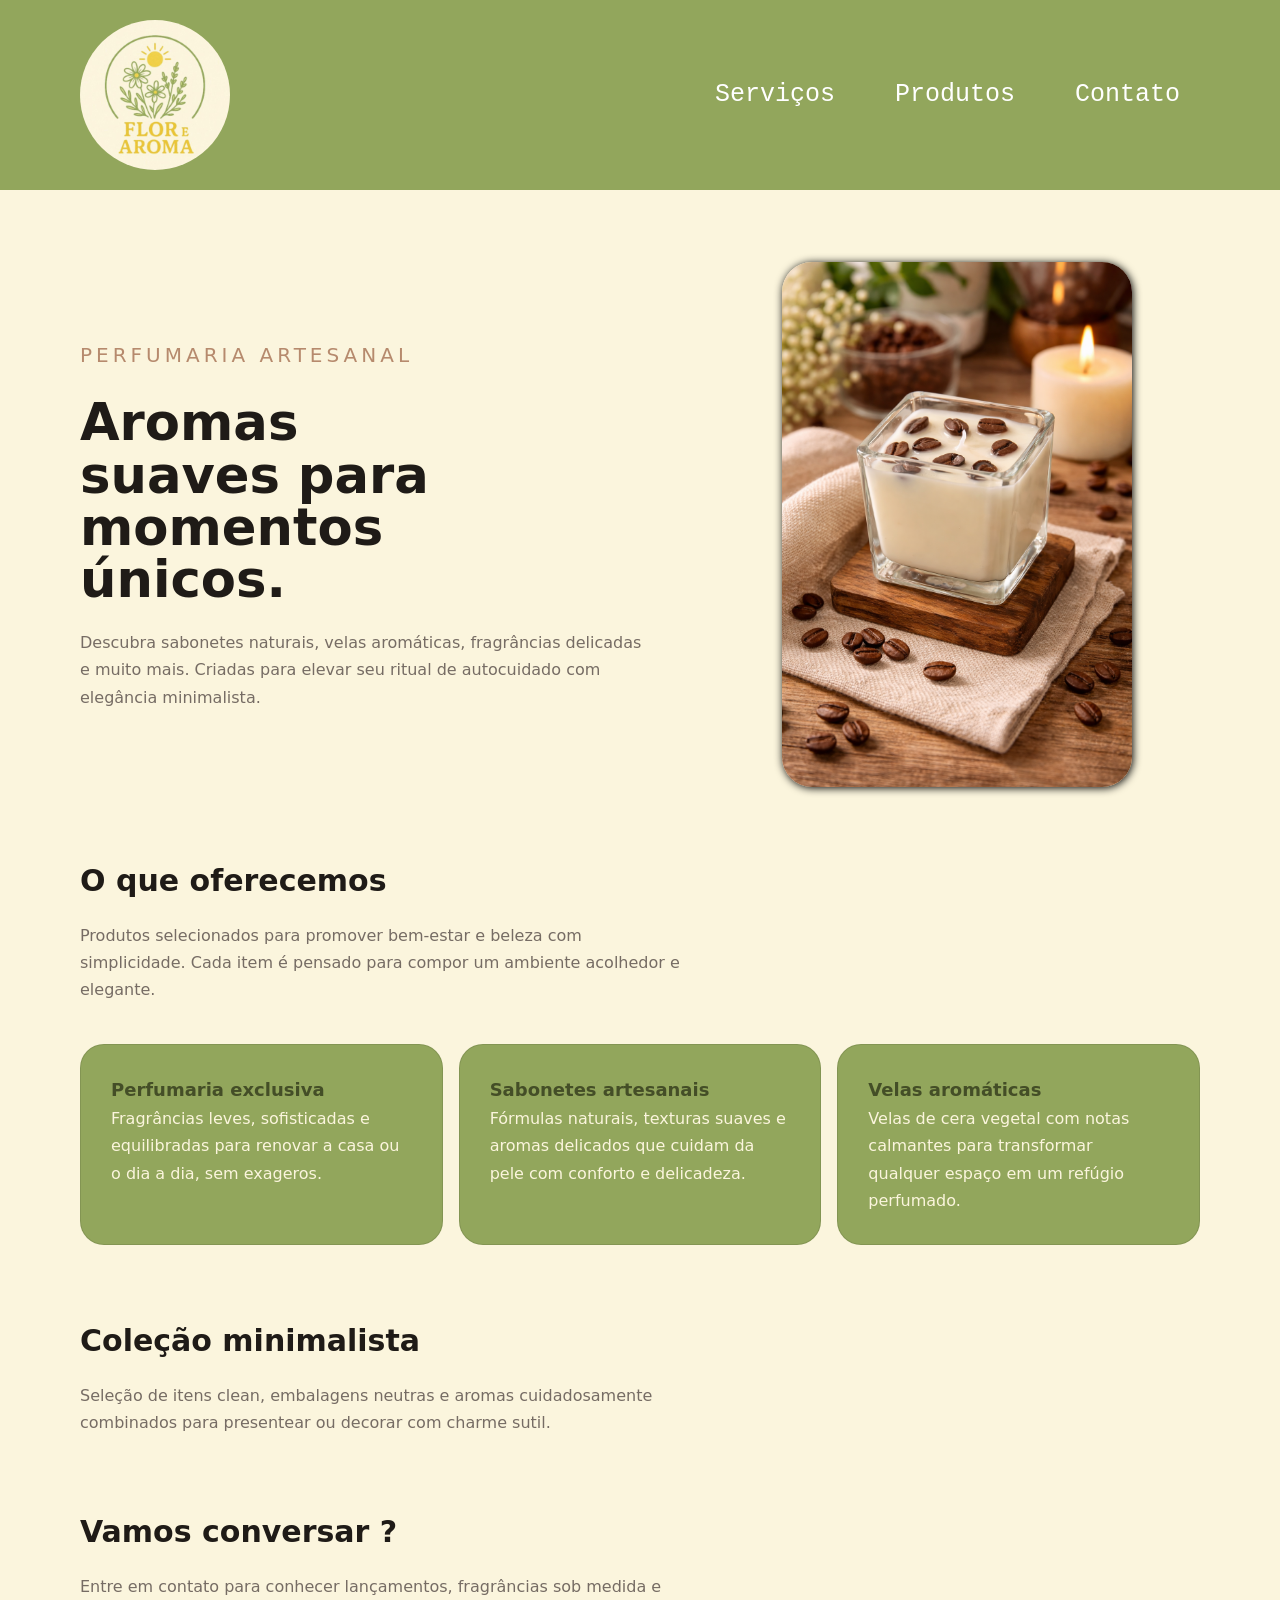
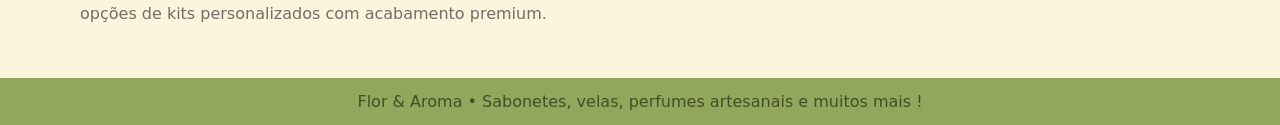
<file: index.html>
<!DOCTYPE html>
<html lang="pt-br">

<head>
    <meta charset="UTF-8">
    <meta name="viewport" content="width=device-width, initial-scale=1.0">
    <title>Flor e Aroma • Perfumaria Artesanal</title>
    <link rel="stylesheet" href="css/style.css">
    <link rel="shortcut icon" href="assets/imgusadas/logo.jpeg" type="image/x-icon">
</head>

<body>
    <header class="page-header">
        <div class="container header-container">
            <img class="logo" src="assets/imgusadas/logo.jpeg" alt="logo Flor e Aroma">
            <nav class="nav-main">
                <ul class="menu-list">
                    <li><a class="menu-link" href="html/servicos.html">Serviços</a></li>
                    <li><a class="menu-link" href="html/produtos.html">Produtos</a></li>
                    <li><a class="menu-link" href="https://wa.me/5511992371568?text=Olá,%20tenho%20interesse%20em%20seus%20produtos,%20pode%20me%20apresentar%20?" target="_blank">Contato</a></li>
                </ul>
            </nav>
        </div>
    </header>

    <main class="container main-content">
        <section class="hero">
            <div class="hero-content">
                <p class="eyebrow">Perfumaria artesanal</p>
                <h2 class="hero-title">Aromas suaves para momentos únicos.</h2>
                <p class="hero-text">Descubra sabonetes naturais, velas aromáticas, fragrâncias delicadas e muito mais.
                    Criadas para elevar seu ritual de autocuidado com elegância minimalista.</p>
            </div>
            <aside class="image-container">
                <figure class="image-card">
                    <div class="hero-image">
                        <img src="assets/imgusadas/16-vela-cafe.png" alt="Vela aromática">
                    </div>
                </figure>
            </aside>
        </section>

        <section class="section">
            <h2 class="section-title">O que oferecemos</h2>
            <p class="section-text">Produtos selecionados para promover bem-estar e beleza com simplicidade. Cada item é
                pensado para compor um ambiente acolhedor e elegante.</p>
            <div class="feature-cards">
                <article class="card">
                    <h3 class="card-title">Perfumaria exclusiva</h3>
                    <p class="card-text">Fragrâncias leves, sofisticadas e equilibradas para renovar a casa ou o dia a
                        dia, sem exageros.</p>
                </article>
                <article class="card">
                    <h3 class="card-title">Sabonetes artesanais</h3>
                    <p class="card-text">Fórmulas naturais, texturas suaves e aromas delicados que cuidam da pele com
                        conforto e delicadeza.</p>
                </article>
                <article class="card">
                    <h3 class="card-title">Velas aromáticas</h3>
                    <p class="card-text">Velas de cera vegetal com notas calmantes para transformar qualquer espaço em
                        um refúgio perfumado.</p>
                </article>
            </div>
        </section>

        <section class="section">
            <h2 class="section-title">Coleção minimalista</h2>
            <p class="section-text">Seleção de itens clean, embalagens neutras e aromas cuidadosamente combinados para
                presentear ou decorar com charme sutil.</p>
        </section>

        <section class="section">
            <h2 class="section-title"><a href="https://wa.me/5511992371568?text=Olá,%20tenho%20interesse%20em%20seus%20produtos,%20pode%20me%20apresentar%20?" target="_blank">Vamos conversar ?</a></h2>
            <p class="section-text">Entre em contato para conhecer lançamentos, fragrâncias sob medida e opções de kits
                personalizados com acabamento premium.</p>
        </section>
    </main>

    <footer class="site-footer">
        <div class="container footer-container">
            <p class="footer-copy">Flor & Aroma • Sabonetes, velas, perfumes artesanais e muitos mais !</p>
        </div>
    </footer>
</body>

</html>
</file>
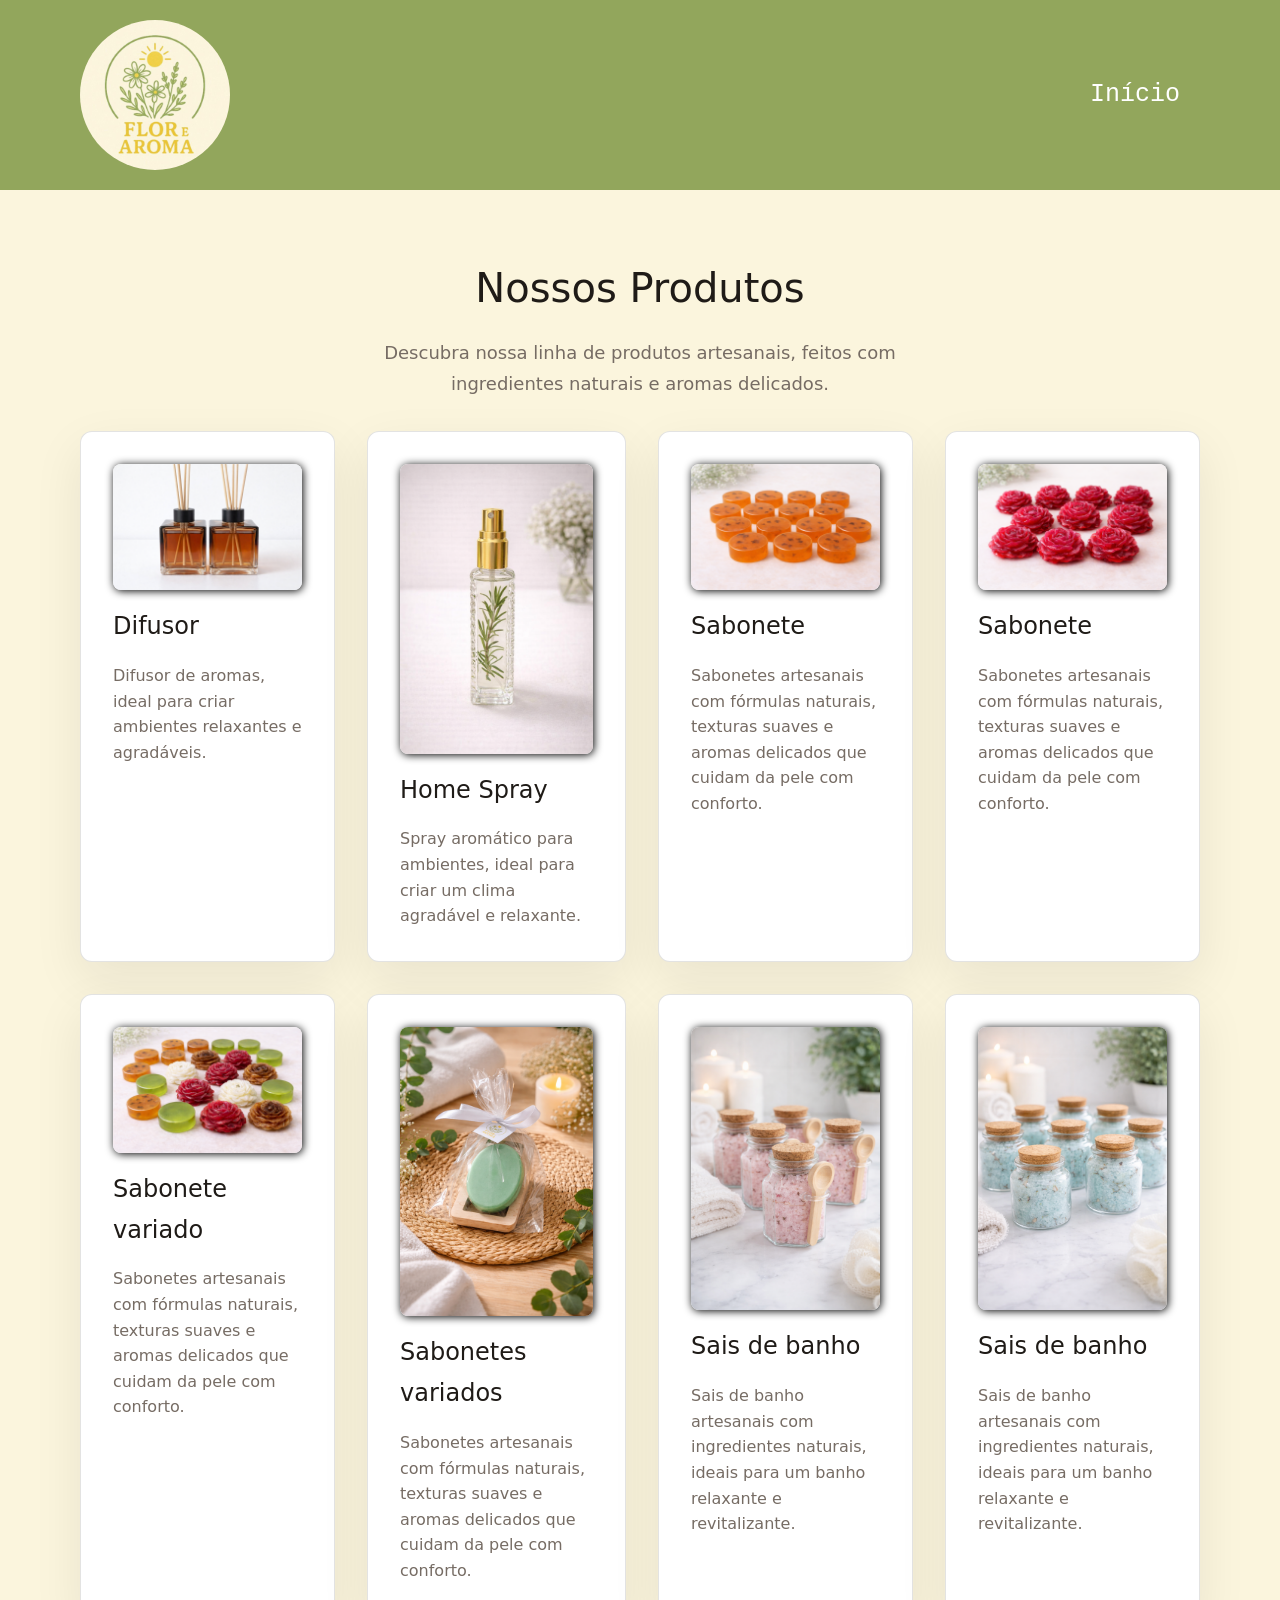
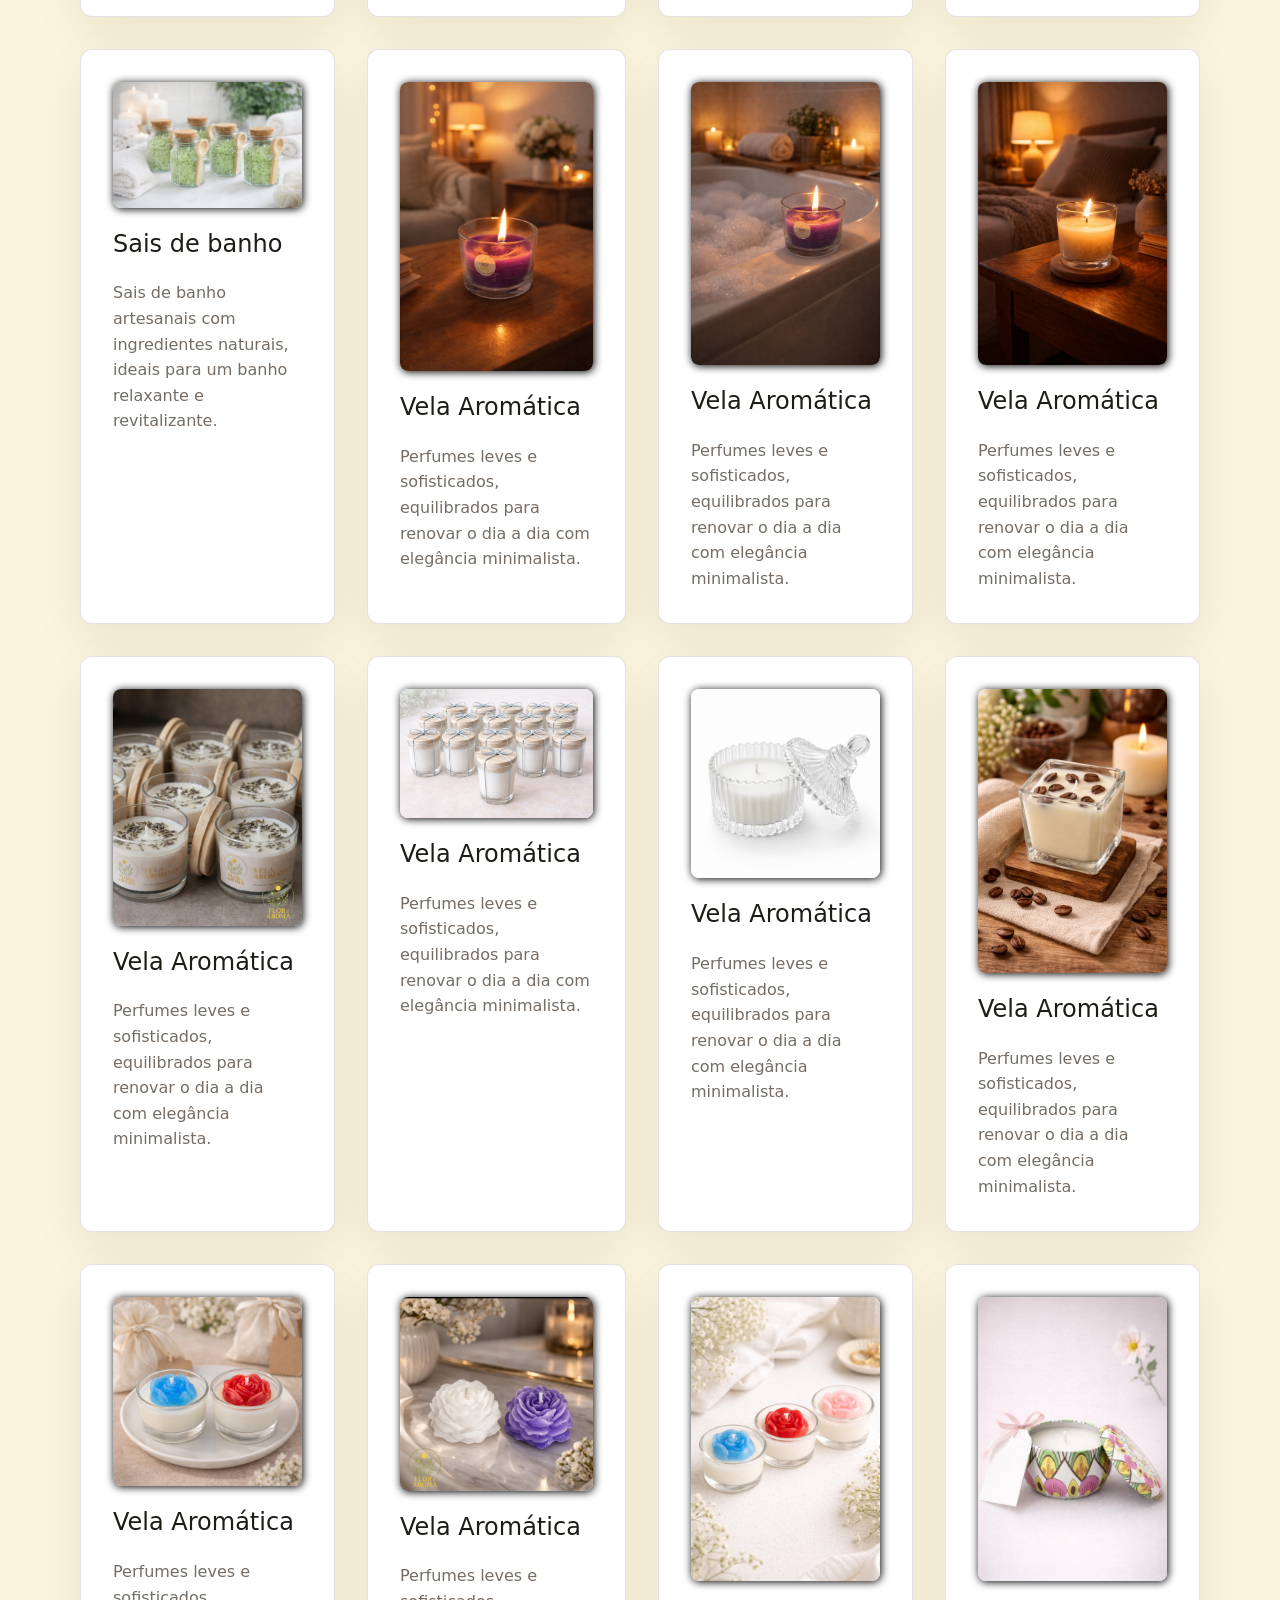
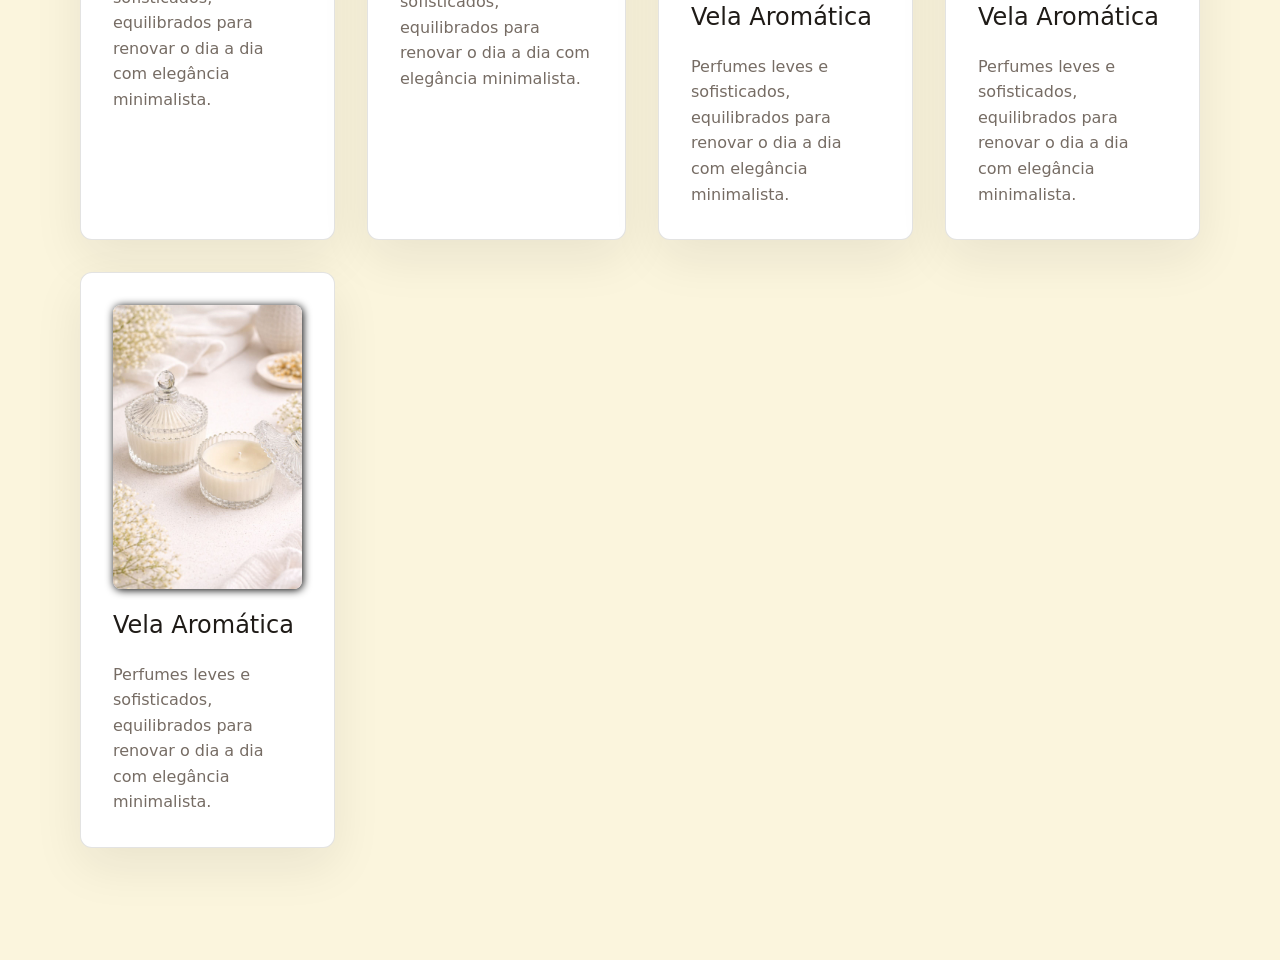
<file: html/produtos.html>
<!DOCTYPE html>
<html lang="pt-br">
<head>
    <meta charset="UTF-8">
    <meta name="viewport" content="width=device-width, initial-scale=1.0">
    <title>Produtos - Flor e Aroma</title>
    <link rel="stylesheet" href="../css/produtos.css">
    <link rel="shortcut icon" href="../assets/imgusadas/logo.jpeg" type="image/x-icon">
</head>
<body>
    <header class="page-header">
        <div class="container header-container">
            <img class="logo" src="../assets/imgusadas/logo.jpeg" alt="logo Flor e Aroma">
            <nav class="nav-main">
                <ul class="menu-list">
                    <li><a class="menu-link" href="../index.html">Início</a></li>
                </ul>
            </nav>
        </div>
    </header>

    <main class="container main-content">
        <section class="section">
            <h2 class="section-title">Nossos Produtos</h2>
            <p class="section-text">Descubra nossa linha de produtos artesanais, feitos com ingredientes naturais e aromas delicados.</p>
            <div class="product-cards">
                <article class="card">
                    <img src="../assets/imgusadas/1-difusor.png" alt="Difusor" class="card-image">
                    <h3 class="card-title">Difusor</h3>
                    <p class="card-text">Difusor de aromas, ideal para criar ambientes relaxantes e agradáveis.</p>
                </article>
                <article class="card">
                    <img src="../assets/imgusadas/2-home-spray.png" alt="Home Spray" class="card-image">
                    <h3 class="card-title">Home Spray</h3>
                    <p class="card-text">Spray aromático para ambientes, ideal para criar um clima agradável e relaxante.</p>
                </article>
                <article class="card">
                    <img src="../assets/imgusadas/3-sabonete-laranja.png" alt="Sabonete" class="card-image">
                    <h3 class="card-title">Sabonete</h3>
                    <p class="card-text">Sabonetes artesanais com fórmulas naturais, texturas suaves e aromas delicados que cuidam da pele com conforto.</p>
                </article>
                <article class="card">
                    <img src="../assets/imgusadas/4-sabonete-vermelho.png" alt="Sabonete" class="card-image">
                    <h3 class="card-title">Sabonete</h3>
                    <p class="card-text">Sabonetes artesanais com fórmulas naturais, texturas suaves e aromas delicados que cuidam da pele com conforto.</p>
                </article>
                <article class="card">
                    <img src="../assets/imgusadas/5-sabonete-variado.png" alt="Sabonete variado" class="card-image">
                    <h3 class="card-title">Sabonete variado</h3>
                    <p class="card-text">Sabonetes artesanais com fórmulas naturais, texturas suaves e aromas delicados que cuidam da pele com conforto.</p>
                </article>
                <article class="card">
                    <img src="../assets/imgusadas/6-sabonete-saquinho.png" alt="Sabonetes variados" class="card-image">
                    <h3 class="card-title">Sabonetes variados</h3>
                    <p class="card-text">Sabonetes artesanais com fórmulas naturais, texturas suaves e aromas delicados que cuidam da pele com conforto.</p>
                </article>
                <article class="card">
                    <img src="../assets/imgusadas/7-sais-banho-rosa.png" alt="Sais de banho" class="card-image">
                    <h3 class="card-title">Sais de banho</h3>
                    <p class="card-text">Sais de banho artesanais com ingredientes naturais, ideais para um banho relaxante e revitalizante.</p>
                </article>
                <article class="card">
                    <img src="../assets/imgusadas/8-sais-banho-azul.png" alt="Sais de banho" class="card-image">
                    <h3 class="card-title">Sais de banho</h3>
                    <p class="card-text">Sais de banho artesanais com ingredientes naturais, ideais para um banho relaxante e revitalizante.</p>
                </article>
                <article class="card">
                    <img src="../assets/imgusadas/9-sais-banho-verde.png" alt="Sais de banho" class="card-image">
                    <h3 class="card-title">Sais de banho</h3>
                    <p class="card-text">Sais de banho artesanais com ingredientes naturais, ideais para um banho relaxante e revitalizante.</p>
                </article>
                <article class="card">
                    <img src="../assets/imgusadas/10-vela-quarto.png" alt="Vela Aromática" class="card-image">
                    <h3 class="card-title">Vela Aromática</h3>
                    <p class="card-text">Perfumes leves e sofisticados, equilibrados para renovar o dia a dia com elegância minimalista.</p>
                </article>
                <article class="card">
                    <img src="../assets/imgusadas/11-vela-banheira.png" alt="Vela Aromática" class="card-image">
                    <h3 class="card-title">Vela Aromática</h3>
                    <p class="card-text">Perfumes leves e sofisticados, equilibrados para renovar o dia a dia com elegância minimalista.</p>
                </article>
                <article class="card">
                    <img src="../assets/imgusadas/12-vela-quarto-branca.png" alt="Vela Aromática" class="card-image">
                    <h3 class="card-title">Vela Aromática</h3>
                    <p class="card-text">Perfumes leves e sofisticados, equilibrados para renovar o dia a dia com elegância minimalista.</p>
                </article>
                <article class="card">
                    <img src="../assets/imgusadas/13-velas-brancas.jpeg" alt="Vela Aromática" class="card-image">
                    <h3 class="card-title">Vela Aromática</h3>
                    <p class="card-text">Perfumes leves e sofisticados, equilibrados para renovar o dia a dia com elegância minimalista.</p>
                </article>
                <article class="card">
                    <img src="../assets/imgusadas/14-vela-70.png" alt="Vela Aromática" class="card-image">
                    <h3 class="card-title">Vela Aromática</h3>
                    <p class="card-text">Perfumes leves e sofisticados, equilibrados para renovar o dia a dia com elegância minimalista.</p>
                </article>
                <article class="card">
                    <img src="../assets/imgusadas/15-vela-branca-vidro.png" alt="Vela Aromática" class="card-image">
                    <h3 class="card-title">Vela Aromática</h3>
                    <p class="card-text">Perfumes leves e sofisticados, equilibrados para renovar o dia a dia com elegância minimalista.</p>
                </article>
                <article class="card">
                    <img src="../assets/imgusadas/16-vela-cafe.png" alt="Vela Aromática" class="card-image">
                    <h3 class="card-title">Vela Aromática</h3>
                    <p class="card-text">Perfumes leves e sofisticados, equilibrados para renovar o dia a dia com elegância minimalista.</p>
                </article>
                <article class="card">
                    <img src="../assets/imgusadas/17-vela-azul-vermelha.png" alt="Vela Aromática" class="card-image">
                    <h3 class="card-title">Vela Aromática</h3>
                    <p class="card-text">Perfumes leves e sofisticados, equilibrados para renovar o dia a dia com elegância minimalista.</p>
                </article>
                <article class="card">
                    <img src="../assets/imgusadas/18-vela-roxa-branca.jpeg" alt="Vela Aromática" class="card-image">
                    <h3 class="card-title">Vela Aromática</h3>
                    <p class="card-text">Perfumes leves e sofisticados, equilibrados para renovar o dia a dia com elegância minimalista.</p>
                </article>
                <article class="card">
                    <img src="../assets/imgusadas/19-rosas-trio.png" alt="Vela Aromática" class="card-image">
                    <h3 class="card-title">Vela Aromática</h3>
                    <p class="card-text">Perfumes leves e sofisticados, equilibrados para renovar o dia a dia com elegância minimalista.</p>
                </article>
                <article class="card">
                    <img src="../assets/imgusadas/20-vela-so.jpeg" alt="Vela Aromática" class="card-image">
                    <h3 class="card-title">Vela Aromática</h3>
                    <p class="card-text">Perfumes leves e sofisticados, equilibrados para renovar o dia a dia com elegância minimalista.</p>
                </article>
                <article class="card">
                    <img src="../assets/imgusadas/21-vela-vidro2.jpeg" alt="Vela Aromática" class="card-image">
                    <h3 class="card-title">Vela Aromática</h3>
                    <p class="card-text">Perfumes leves e sofisticados, equilibrados para renovar o dia a dia com elegância minimalista.</p>
                </article>
            </div>
        </section>
    </main>
</body>
</html>
</file>
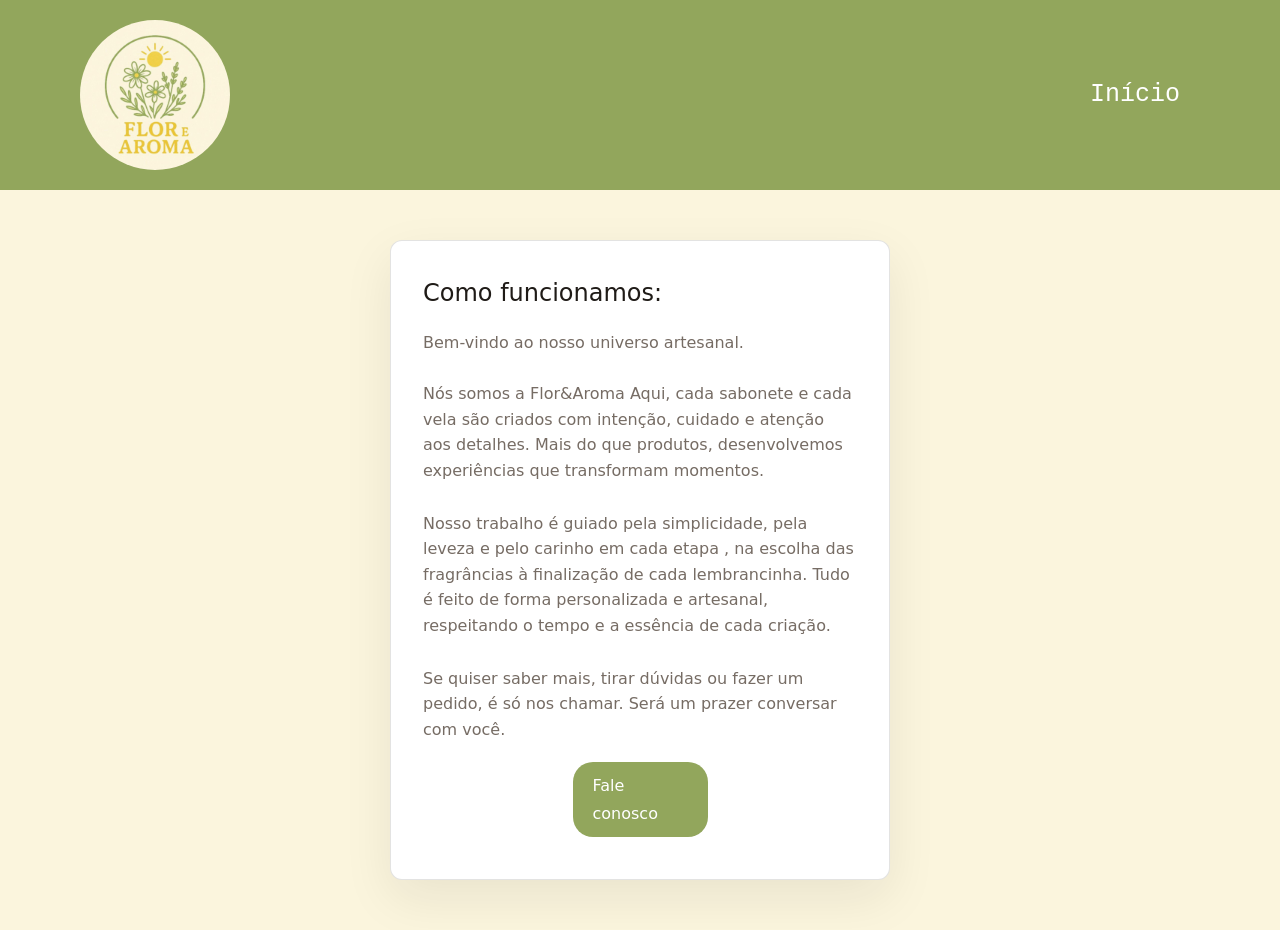
<file: html/servicos.html>
<!DOCTYPE html>
<html lang="pt-br">

<head>
    <meta charset="UTF-8">
    <meta name="viewport" content="width=device-width, initial-scale=1.0">
    <title>Serviços - Flor e Aroma</title>
    <link rel="stylesheet" href="../css/servicos.css">
    <link rel="shortcut icon" href="../assets/imgusadas/logo.jpeg" type="image/x-icon">
</head>

<body>
    <header class="page-header">
        <div class="container header-container">
            <img class="logo" src="../assets/imgusadas/logo.jpeg" alt="logo Flor e Aroma">
            <nav class="nav-main">
                <ul class="menu-list">
                    <li><a class="menu-link" href="../index.html">Início</a></li>
                </ul>
            </nav>
        </div>
    </header>

    <main class="container main-content">
        <section class="section">
            <div class="service-cards">
                <article class="card">
                    <h3 class="card-title">Como funcionamos:</h3>
                    <p class="card-text">Bem-vindo ao nosso universo artesanal.
                        <br><br>
                    <p class="card-text">
                        Nós somos a Flor&Aroma
                        Aqui, cada sabonete e cada vela são criados com intenção, cuidado e atenção aos detalhes. Mais
                        do que produtos, desenvolvemos experiências que transformam momentos.
                    </p>
                    <br>
                    <p class="card-text">
                        Nosso trabalho é guiado pela simplicidade, pela leveza e pelo carinho em cada etapa , na escolha
                        das fragrâncias à finalização de cada lembrancinha.
                        Tudo é feito de forma personalizada e artesanal, respeitando o tempo e a essência de cada
                        criação.
                    </p>
                    <br>
                    <p class="card-text">
                        Se quiser saber mais, tirar dúvidas ou fazer um pedido, é só nos chamar. Será um prazer
                        conversar com você.
                    </p>
                    </p><a class="btn-whats"
                        href="https://wa.me/5511992371568?text=Olá,%20tenho%20interesse%20em%20seus%20produtos,%20pode%20me%20apresentar%20?"
                        target="_blank">Fale conosco</a>
                </article>
            </div>
        </section>
    </main>
</body>

</html>
</file>
<file: css/style.css>
@charset "UTF-8";

* {
    box-sizing: border-box;
    margin: 0px;
    padding: 0px;
}


body {
    margin: 0;
    min-height: 100vh;
    background-color: #fbf5dd;
    color: #1f1b17;
    line-height: 1.7;
    font-family: Inter, system-ui, -apple-system, BlinkMacSystemFont, "Segoe UI", sans-serif;
}

img {
    display: block;
    width: 350px;
    height: auto;
    border-radius: 30px;
    box-shadow: 1px 1px 8px black;
}

.container {
    width: min(1120px, calc(100% - 2rem));
    margin: 0 auto;
}

.header-container img {
    border-radius: 50%;
    box-shadow: none;
    width: 150px;
    height: auto;
}

.page-header {
    padding: 20px 0px;
    background: #92A65C;
}

.header-container {
    display: flex;
    align-items: center;
    justify-content: space-between;
}

.nav-main {
    display: flex;
}

.menu-list {
    display: flex;
    gap: 20px;
    list-style: none;
}


.menu-link {
    color: white;
    text-decoration: none;
    font-size: 25px;
    font-family: 'Courier New', Courier, monospace;
    padding: 10px 20px;
    border-radius: 20px;
    cursor: pointer;
}

.menu-link:hover,
.menu-link:focus-visible {
    color: #475f39;
    background-color: #fbf5dd;
    padding: 10px 20px;
    transition: .8s;
}

.hero {
    display: grid;
    grid-template-columns: 1.1fr .9fr;
    gap: 40px;
    align-items: center;
    padding: 4.5rem 0 3rem;
}

.hero-content {
    display: grid;
    gap: 1.5rem;
}

.eyebrow {
    margin: 0;
    text-transform: uppercase;
    letter-spacing: .2em;
    color: #b68a6d;
    font-size: 20px;
}

.hero-title {
    margin: 0;
    font-size: clamp(2.5rem, 4vw, 3.75rem);
    line-height: 1.02;
    max-width: 12ch;
}

.hero-text {
    margin: 0;
    max-width: 56ch;
    color: #766c64;
}

.hero-image {
    display: flex;
    justify-content: center;
}

.section {
    padding: 20px 0 50px 0;
}

.section-title {
    margin: 0;
    font-size: 30px;
}

.section-title a {
    color: #1f1b17;
    text-decoration: none;
}

.section-title a:hover {
    color: #92A65C;
}

.section-text {
    margin: 1rem 0 0;
    max-width: 60ch;
    color: #766c64;
}

.feature-cards {
    display: grid;
    grid-template-columns: repeat(3, minmax(0, 1fr));
    gap: 1rem;
    margin-top: 2.5rem;
}

.card {
    padding: 30px;
    border-radius: 1.5rem;
    background-color: #92A65C;
    border: 1px solid rgba(31,27,23,.12);
}

.card:hover {
    transform: translateY(-4px);
    transition: .4s;
}

.card-title {
    font-size: 18px;
    color: #444e27;
}

.card-text {
    color: #fbf5dd;
}

.site-footer {
    padding: 10px 0;
    color: #444e27;
    background-color: #92A65C;
}

.footer-container {
    display: flex;
    justify-content: center;
}

@media (max-width: 980px) {
    .feature-cards {
        grid-template-columns: repeat(2, minmax(0, 1fr));
    }
}

@media (max-width: 760px) {
    .header-container {
        flex-direction: column;
        align-items: center;
        gap: 20px;
    }

    .menu-list {
        flex-direction: row;
        flex-wrap: wrap;
        gap: 15px;
    }

    .menu-link {
        font-size: 24px;
        padding: 4px 8px;
    }

    .hero {
        grid-template-columns: 1fr;
        gap: 2rem;
        padding: 3rem 0 2rem;
    }

    .image-container {
        grid-template-columns: 1fr 1fr;
    }

    .feature-cards {
        grid-template-columns: 1fr;
    }

    .section-title {
        font-size: 2rem;
    }

    .section-text {
        font-size: 1rem;
    }
}

@media (max-width: 520px) {
    .container {
        width: min(100%, calc(100% - 1.5rem));
    }

    .hero-title {
        font-size: 2.5rem;
    }

    .image-container {
        grid-template-columns: 1fr;
    }

    .menu-link {
        font-size: 18px;
    }

    .section-title {
        font-size: 1.8rem;
    }

    .card {
        padding: 1.5rem;
    }

    .card-title {
        font-size: 1.2rem;
    }

    .card-text {
        font-size: 0.9rem;
    }
}
</file>
<file: css/produtos.css>
@charset "UTF-8";

* {
    box-sizing: border-box;
    margin: 0px;
    padding: 0px;
}

body {
    margin: 0;
    min-height: 100vh;
    background-color: #fbf5dd;
    color: #1f1b17;
    line-height: 1.7;
    font-family: Inter, system-ui, -apple-system, BlinkMacSystemFont, "Segoe UI", sans-serif;
}

img {
    display: block;
    width: 350px;
    height: auto;
    border-radius: 30px;
    box-shadow: 1px 1px 8px black;
}

.container {
    width: min(1120px, calc(100% - 2rem));
    margin: 0 auto;
}

.header-container img {
    border-radius: 50%;
    box-shadow: none;
    width: 150px;
    height: auto;
}

.page-header {
    padding: 20px 0px;
    background: #92A65C;
}

.header-container {
    display: flex;
    align-items: center;
    justify-content: space-between;
}

.nav-main {
    display: flex;
}

.menu-list {
    display: flex;
    gap: 20px;
    list-style: none;
}

.menu-link {
    color: white;
    text-decoration: none;
    font-size: 25px;
    font-family: 'Courier New', Courier, monospace;
    padding: 10px 20px;
    border-radius: 20px;
    cursor: pointer;
}

.menu-link:hover,
.menu-link:focus-visible {
    color: #475f39;
    background-color: #fbf5dd;
    padding: 10px 20px;
    transition: .8s;
}

.main-content {
    padding: 4rem 0;
}

.section {
    margin-bottom: 3rem;
}

.section-title {
    font-size: 2.5rem;
    font-weight: 300;
    color: #1f1b17;
    margin-bottom: 1rem;
    text-align: center;
}

.section-text {
    font-size: 1.125rem;
    color: #766c64;
    margin-bottom: 2rem;
    text-align: center;
    max-width: 600px;
    margin-left: auto;
    margin-right: auto;
}

.product-cards {
    display: grid;
    grid-template-columns: auto auto auto auto;
    gap: 2rem;
    margin-top: 2rem;
}

.card {
    background: #ffffff;
    border: 1px solid rgba(31,27,23,.12);
    border-radius: 12px;
    padding: 2rem;
    box-shadow: 0 18px 50px rgba(31,27,23,.08);
    transition: transform 0.2s ease, box-shadow 0.2s ease;
}

.card:hover {
    transform: translateY(-4px);
    box-shadow: 0 24px 60px rgba(31,27,23,.12);
}

.card-image {
    width: 100%;
    height: auto;
    border-radius: 8px;
    margin-bottom: 1rem;
    display: block;
}

.card-title {
    font-size: 1.5rem;
    font-weight: 400;
    color: #1f1b17;
    margin-bottom: 1rem;
}

.card-text {
    font-size: 1rem;
    color: #766c64;
    line-height: 1.6;
}

@media (max-width: 980px) {
    .product-cards {
        grid-template-columns: repeat(auto-fit, minmax(250px, 1fr));
    }
}

@media (max-width: 760px) {
    .header-container {
        flex-direction: column;
        align-items: center;
        gap: 20px;
    }

    .menu-list {
        flex-direction: row;
        flex-wrap: wrap;
        gap: 15px;
    }

    .menu-link {
        font-size: 24px;
        padding: 4px 8px;
    }

    .section-title {
        font-size: 2rem;
    }

    .section-text {
        font-size: 1rem;
    }

    .product-cards {
        grid-template-columns: repeat(auto-fit, minmax(280px, 1fr));
        gap: 1.5rem;
    }
}

@media (max-width: 520px) {
    .container {
        width: min(100%, calc(100% - 1.5rem));
    }

    .menu-link {
        font-size: 18px;
    }

    .section-title {
        font-size: 1.8rem;
    }

    .card {
        padding: 1.5rem;
    }

    .card-title {
        font-size: 1.2rem;
    }

    .card-text {
        font-size: 0.9rem;
    }

    .product-cards {
        grid-template-columns: 1fr;
        gap: 1rem;
    }
}
</file>
<file: css/servicos.css>
@charset "UTF-8";

* {
    box-sizing: border-box;
    margin: 0px;
    padding: 0px;
}

body {
    margin: 0;
    min-height: 100vh;
    background-color: #fbf5dd;
    color: #1f1b17;
    line-height: 1.7;
    font-family: Inter, system-ui, -apple-system, BlinkMacSystemFont, "Segoe UI", sans-serif;
}

img {
    display: block;
    width: 350px;
    height: auto;
    border-radius: 30px;
    box-shadow: 1px 1px 8px black;
}

.container {
    width: min(1120px, calc(100% - 2rem));
    margin: 0 auto;
}

.header-container img {
    border-radius: 50%;
    box-shadow: none;
    width: 150px;
    height: auto;
}

.page-header {
    padding: 20px 0px;
    background: #92A65C;
}

.header-container {
    display: flex;
    align-items: center;
    justify-content: space-between;
}

.nav-main {
    display: flex;
}

.menu-list {
    display: flex;
    gap: 20px;
    list-style: none;
}

.menu-link {
    color: white;
    text-decoration: none;
    font-size: 25px;
    font-family: 'Courier New', Courier, monospace;
    padding: 10px 20px;
    border-radius: 20px;
    cursor: pointer;
}

.menu-link:hover,
.menu-link:focus-visible {
    color: #475f39;
    background-color: #fbf5dd;
    padding: 10px 20px;
    transition: .8s;
}

.main-content {
    padding: 50px 0;
}

.section-title {
    font-size: 2.5rem;
    font-weight: 300;
    color: #1f1b17;
    margin-bottom: 1rem;
    text-align: center;
}

.section-text {
    font-size: 1.125rem;
    color: #766c64;
    margin-bottom: 2rem;
    text-align: center;
    max-width: 600px;
    margin-left: auto;
    margin-right: auto;
}


.card {
    background: #ffffff;
    border: 1px solid rgba(31, 27, 23, .12);
    border-radius: 12px;
    padding: 2rem;
    max-width: 500px;
    margin: 0 auto;
    box-shadow: 0 18px 50px rgba(31, 27, 23, .08);
    transition: transform 0.2s ease, box-shadow 0.2s ease;
}

.card:hover {
    transform: translateY(-4px);
    box-shadow: 0 24px 60px rgba(31, 27, 23, .12);
}

.card-image {
    width: 100%;
    height: auto;
    border-radius: 8px;
    margin-bottom: 1rem;
    display: block;
}

.card-title {
    font-size: 1.5rem;
    font-weight: 400;
    color: #1f1b17;
    margin-bottom: 1rem;
}

.card-text {
    font-size: 1rem;
    color: #766c64;
    line-height: 1.6;
}

.btn-whats {
    background-color: #92A65C;
    color: white;
    text-decoration: none;
    border: none;
    outline: none;
    padding: 10px 20px;
    border-radius: 20px;
    font-size: 1rem;
    width: 135px;
    cursor: pointer;
    display: block;
    margin: 20px auto 10px auto;
    transition: all 0.3s ease;
}

.btn-whats:hover {
    background-color: #7a8f4a;
}

@media (max-width: 980px) {
    .service-cards {
        grid-template-columns: repeat(auto-fit, minmax(250px, 1fr));
    }
}

@media (max-width: 760px) {
    .header-container {
        flex-direction: column;
        align-items: center;
        gap: 20px;
    }

    .menu-list {
        flex-direction: row;
        flex-wrap: wrap;
        gap: 15px;
    }

    .menu-link {
        font-size: 24px;
        padding: 4px 8px;
    }

    .section-title {
        font-size: 2rem;
    }

    .section-text {
        font-size: 1rem;
    }

    .service-cards {
        grid-template-columns: repeat(auto-fit, minmax(280px, 1fr));
        gap: 1.5rem;
    }
}

@media (max-width: 520px) {
    .container {
        width: min(100%, calc(100% - 1.5rem));
    }

    .menu-link {
        font-size: 18px;
    }

    .section-title {
        font-size: 1.8rem;
    }

    .card {
        padding: 1.5rem;
    }

    .card-title {
        font-size: 1.2rem;
    }

    .card-text {
        font-size: 0.9rem;
    }

    .service-cards {
        grid-template-columns: 1fr;
        gap: 1rem;
    }
}
</file>
